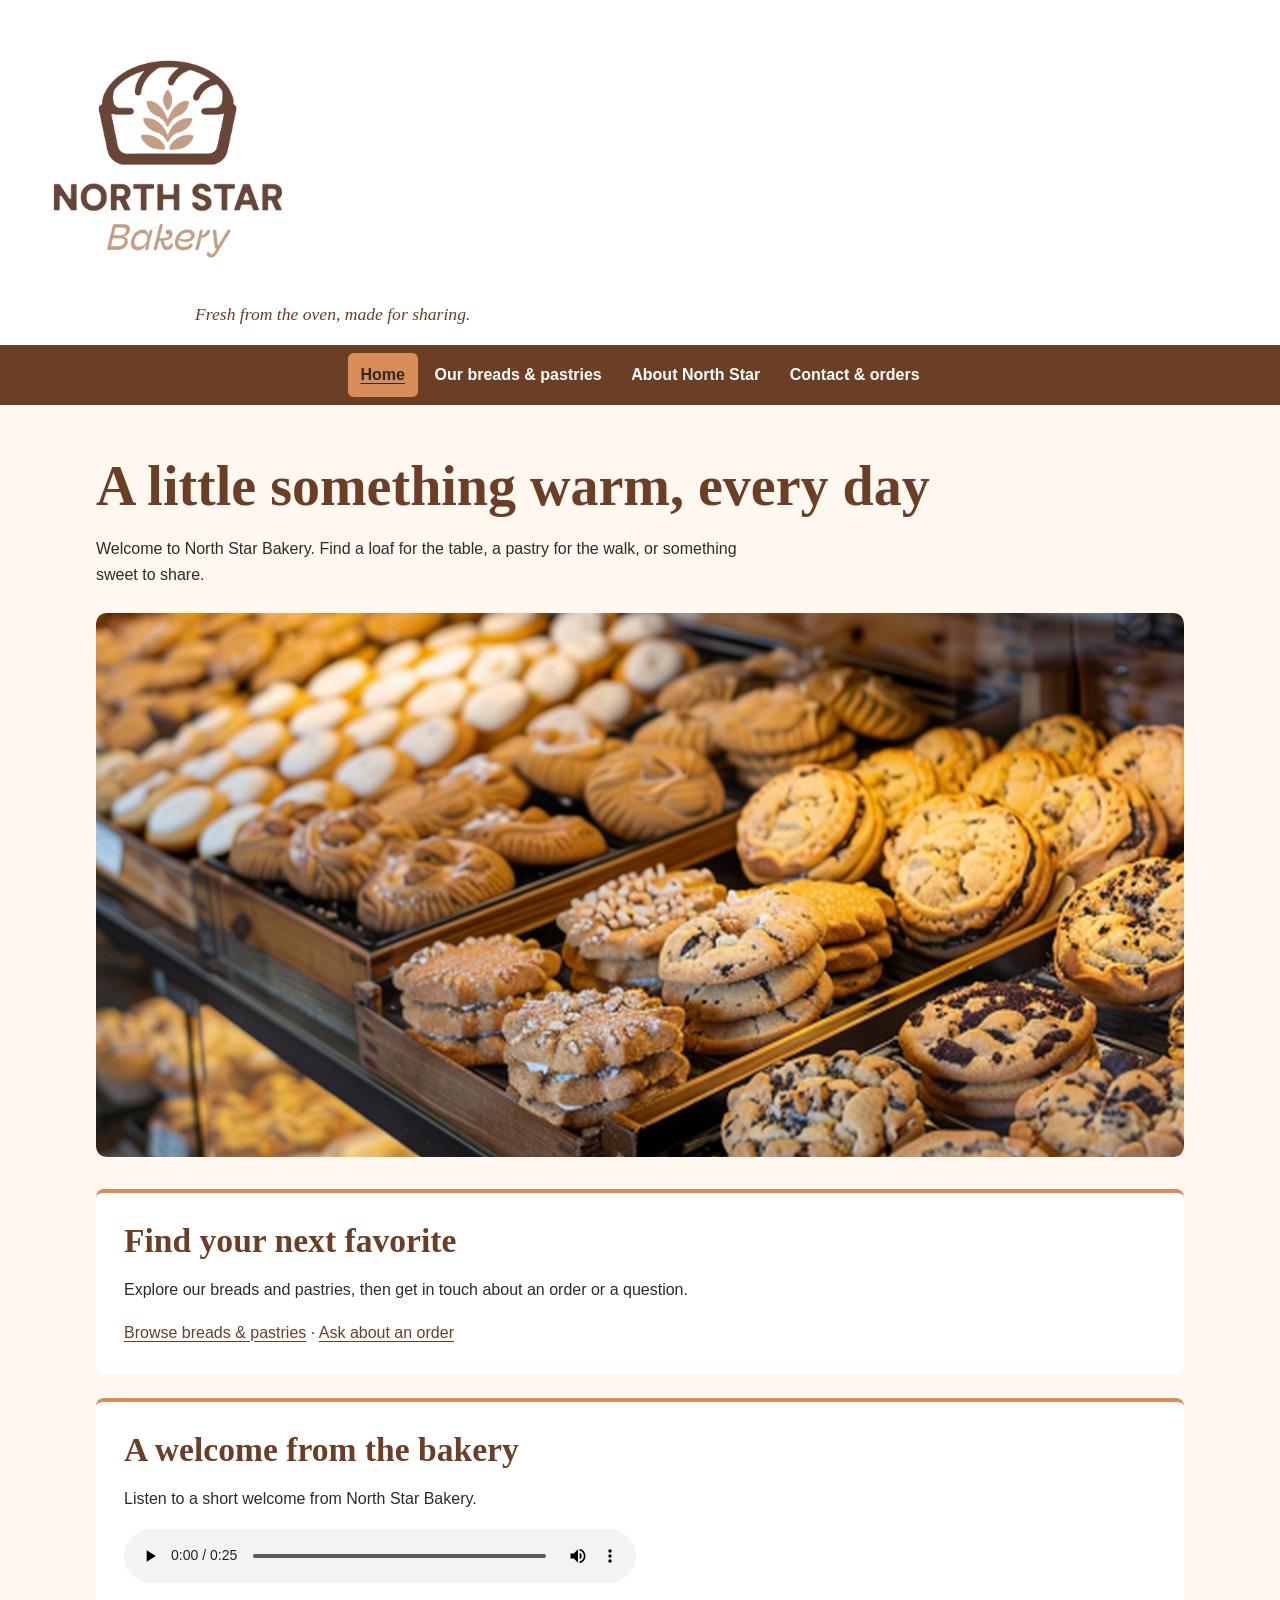
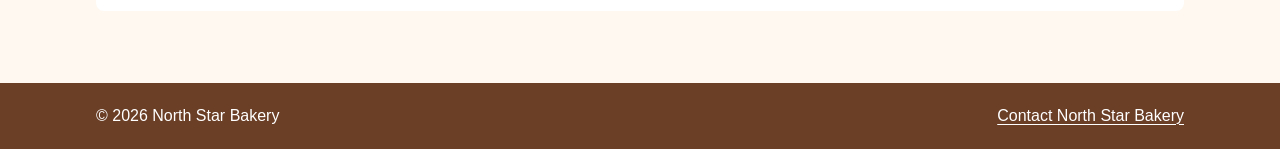
<file: index.html>
<!doctype html>
<html lang="en">
<head>
  <meta charset="utf-8">
  <meta name="viewport" content="width=device-width, initial-scale=1">
  <title>North Star Bakery | Fresh from the oven</title>
  <meta name="description" content="Meet North Star Bakery and explore fresh breads and pastries made for sharing.">
  <link rel="stylesheet" href="styles.css">
</head>
<body>
  <header>
    <a href="index.html"><img src="assets/bakery-logo_c.png" alt="North Star Bakery home" width="500"></a>
    <p>Fresh from the oven, made for sharing.</p>
    <nav aria-label="Main navigation">
      <ul>
        <li><a href="index.html" aria-current="page">Home</a></li>
        <li><a href="products.html">Our breads &amp; pastries</a></li>
        <li><a href="about.html">About North Star</a></li>
        <li><a href="contact.html">Contact &amp; orders</a></li>
      </ul>
    </nav>
  </header>
  <main>
    <h1>A little something warm, every day</h1>
    <p>Welcome to North Star Bakery. Find a loaf for the table, a pastry for the walk, or something sweet to share.</p>
    <picture>
      <source media="(max-width: 600px)" srcset="assets/bakery-feature-small_c.png">
      <img src="assets/bakery-feature-large_c.png" alt="Freshly baked cookies and pastries arranged in a bakery display" width="1200">
    </picture>
    <section>
      <h2>Find your next favorite</h2>
      <p>Explore our breads and pastries, then get in touch about an order or a question.</p>
      <p><a href="products.html">Browse breads &amp; pastries</a> · <a href="contact.html">Ask about an order</a></p>
    </section>
    <section>
      <h2>A welcome from the bakery</h2>
      <p>Listen to a short welcome from North Star Bakery.</p>
      <audio controls>
        <source src="assets/bakery-welcome_c.mp3" type="audio/mpeg">
        Your browser does not support the audio player. You can still explore the bakery using the links on this page.
      </audio>
    </section>
  </main>
  <footer>
    <p>&copy; 2026 North Star Bakery</p>
    <p><a href="contact.html">Contact North Star Bakery</a></p>
  </footer>
</body>
</html>
</file>
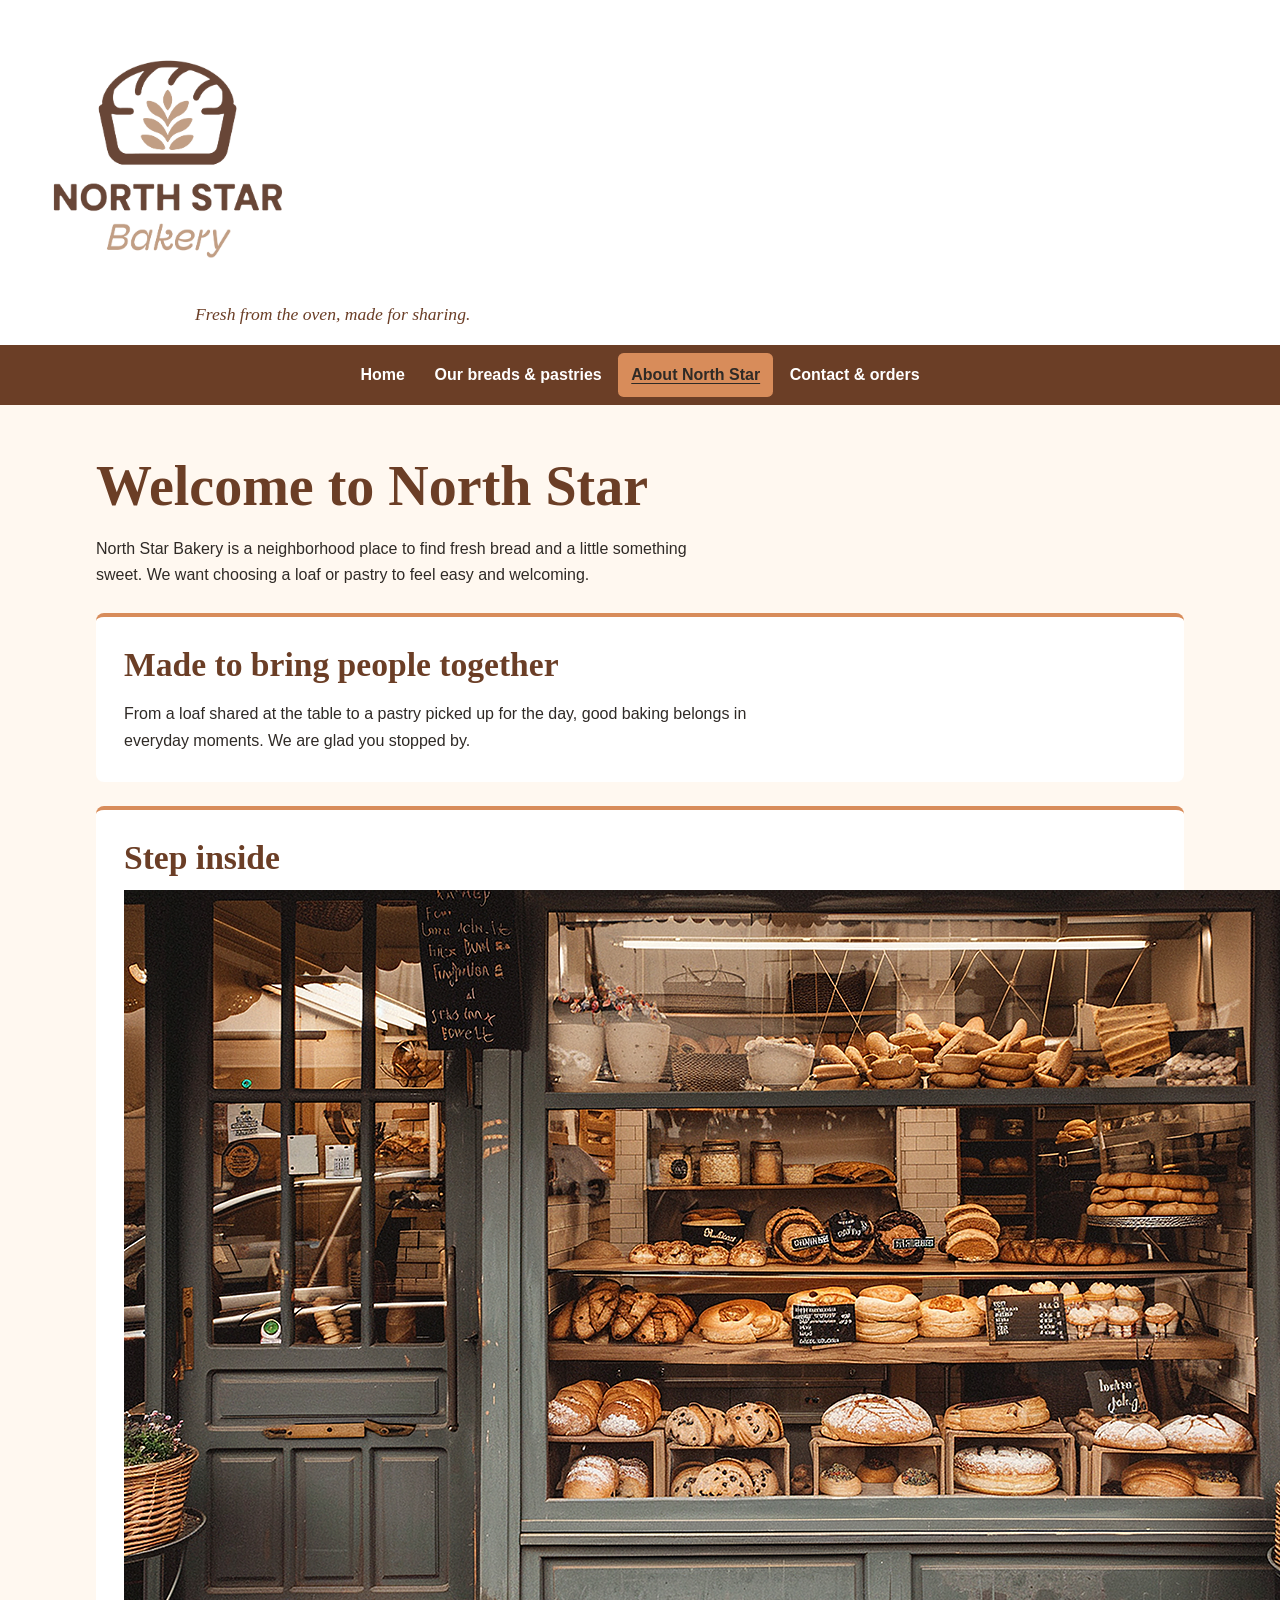
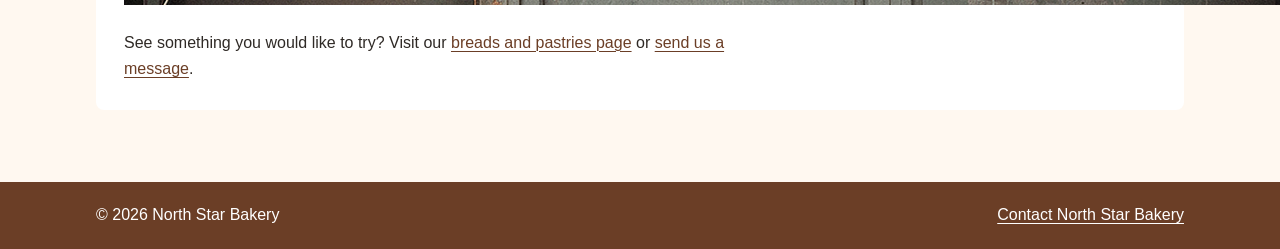
<file: about.html>
<!doctype html>
<html lang="en">
<head>
  <meta charset="utf-8">
  <meta name="viewport" content="width=device-width, initial-scale=1">
  <title>About | North Star Bakery</title>
  <meta name="description" content="Get to know North Star Bakery and the welcoming bakery behind the bread.">
  <link rel="stylesheet" href="styles.css">
</head>
<body>
  <header>
    <a href="index.html"><img src="assets/bakery-logo_c.png" alt="North Star Bakery home" width="500"></a>
    <p>Fresh from the oven, made for sharing.</p>
    <nav aria-label="Main navigation">
      <ul>
        <li><a href="index.html">Home</a></li>
        <li><a href="products.html">Our breads &amp; pastries</a></li>
        <li><a href="about.html" aria-current="page">About North Star</a></li>
        <li><a href="contact.html">Contact &amp; orders</a></li>
      </ul>
    </nav>
  </header>
  <main>
    <h1>Welcome to North Star</h1>
    <p>North Star Bakery is a neighborhood place to find fresh bread and a little something sweet. We want choosing a loaf or pastry to feel easy and welcoming.</p>
    <section>
      <h2>Made to bring people together</h2>
      <p>From a loaf shared at the table to a pastry picked up for the day, good baking belongs in everyday moments. We are glad you stopped by.</p>
    </section>
    <section>
      <h2>Step inside</h2>
      <img src="assets/bakery-storefront_c.png" alt="Bakery storefront window filled with loaves and pastries" width="1200">
      <p>See something you would like to try? Visit our <a href="products.html">breads and pastries page</a> or <a href="contact.html">send us a message</a>.</p>
    </section>
  </main>
  <footer>
    <p>&copy; 2026 North Star Bakery</p>
    <p><a href="contact.html">Contact North Star Bakery</a></p>
  </footer>
</body>
</html>
</file>
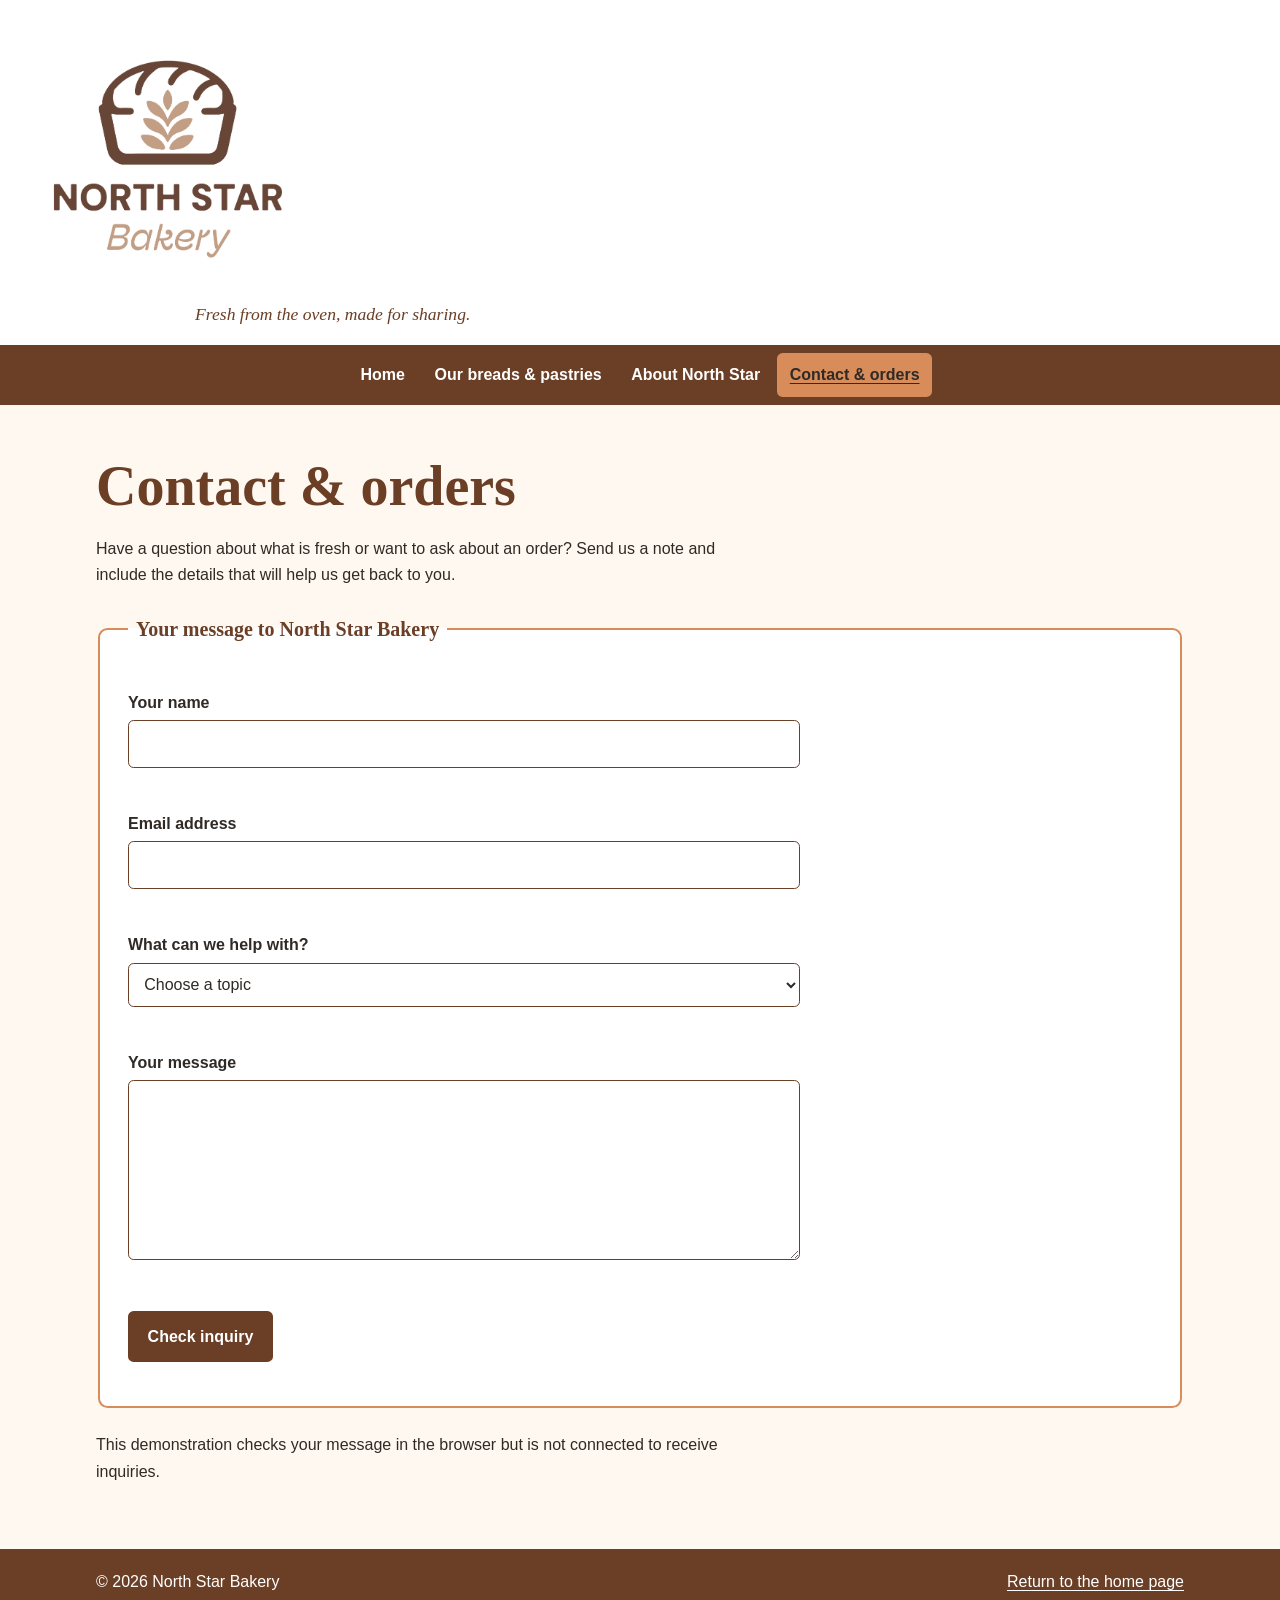
<file: contact.html>
<!doctype html>
<html lang="en">
<head>
  <meta charset="utf-8">
  <meta name="viewport" content="width=device-width, initial-scale=1">
  <title>Contact &amp; Orders | North Star Bakery</title>
  <meta name="description" content="Contact North Star Bakery with a question or an order inquiry.">
  <link rel="stylesheet" href="styles.css">
  <script src="script.js" defer></script>
</head>
<body>
  <header>
    <a href="index.html"><img src="assets/bakery-logo_c.png" alt="North Star Bakery home" width="500"></a>
    <p>Fresh from the oven, made for sharing.</p>
    <nav aria-label="Main navigation">
      <ul>
        <li><a href="index.html">Home</a></li>
        <li><a href="products.html">Our breads &amp; pastries</a></li>
        <li><a href="about.html">About North Star</a></li>
        <li><a href="contact.html" aria-current="page">Contact &amp; orders</a></li>
      </ul>
    </nav>
  </header>
  <main>
    <h1>Contact &amp; orders</h1>
    <p>Have a question about what is fresh or want to ask about an order? Send us a note and include the details that will help us get back to you.</p>
    <form action="#" method="get" id="contact-form">
      <fieldset>
        <legend>Your message to North Star Bakery</legend>
        <p>
          <label for="name">Your name</label><br>
          <input type="text" id="name" name="name" autocomplete="name" required aria-describedby="name-error">
          <span id="name-error" class="field-error" aria-live="polite"></span>
        </p>
        <p>
          <label for="email">Email address</label><br>
          <input type="email" id="email" name="email" autocomplete="email" required aria-describedby="email-error">
          <span id="email-error" class="field-error" aria-live="polite"></span>
        </p>
        <p>
          <label for="reason">What can we help with?</label><br>
          <select id="reason" name="reason" required aria-describedby="reason-error">
            <option value="" selected disabled>Choose a topic</option>
            <option value="product-question">Product question</option>
            <option value="order-inquiry">Order inquiry</option>
            <option value="other">Something else</option>
          </select>
          <span id="reason-error" class="field-error" aria-live="polite"></span>
        </p>
        <p>
          <label for="message">Your message</label><br>
          <textarea id="message" name="message" rows="6" required minlength="10" maxlength="1000" aria-describedby="message-error"></textarea>
          <span id="message-error" class="field-error" aria-live="polite"></span>
        </p>
        <p><button type="submit">Check inquiry</button></p>
        <p id="form-status" class="form-status" role="status" aria-live="polite"></p>
      </fieldset>
    </form>
    <p>This demonstration checks your message in the browser but is not connected to receive inquiries.</p>
  </main>
  <footer>
    <p>&copy; 2026 North Star Bakery</p>
    <p><a href="index.html">Return to the home page</a></p>
  </footer>
</body>
</html>
</file>
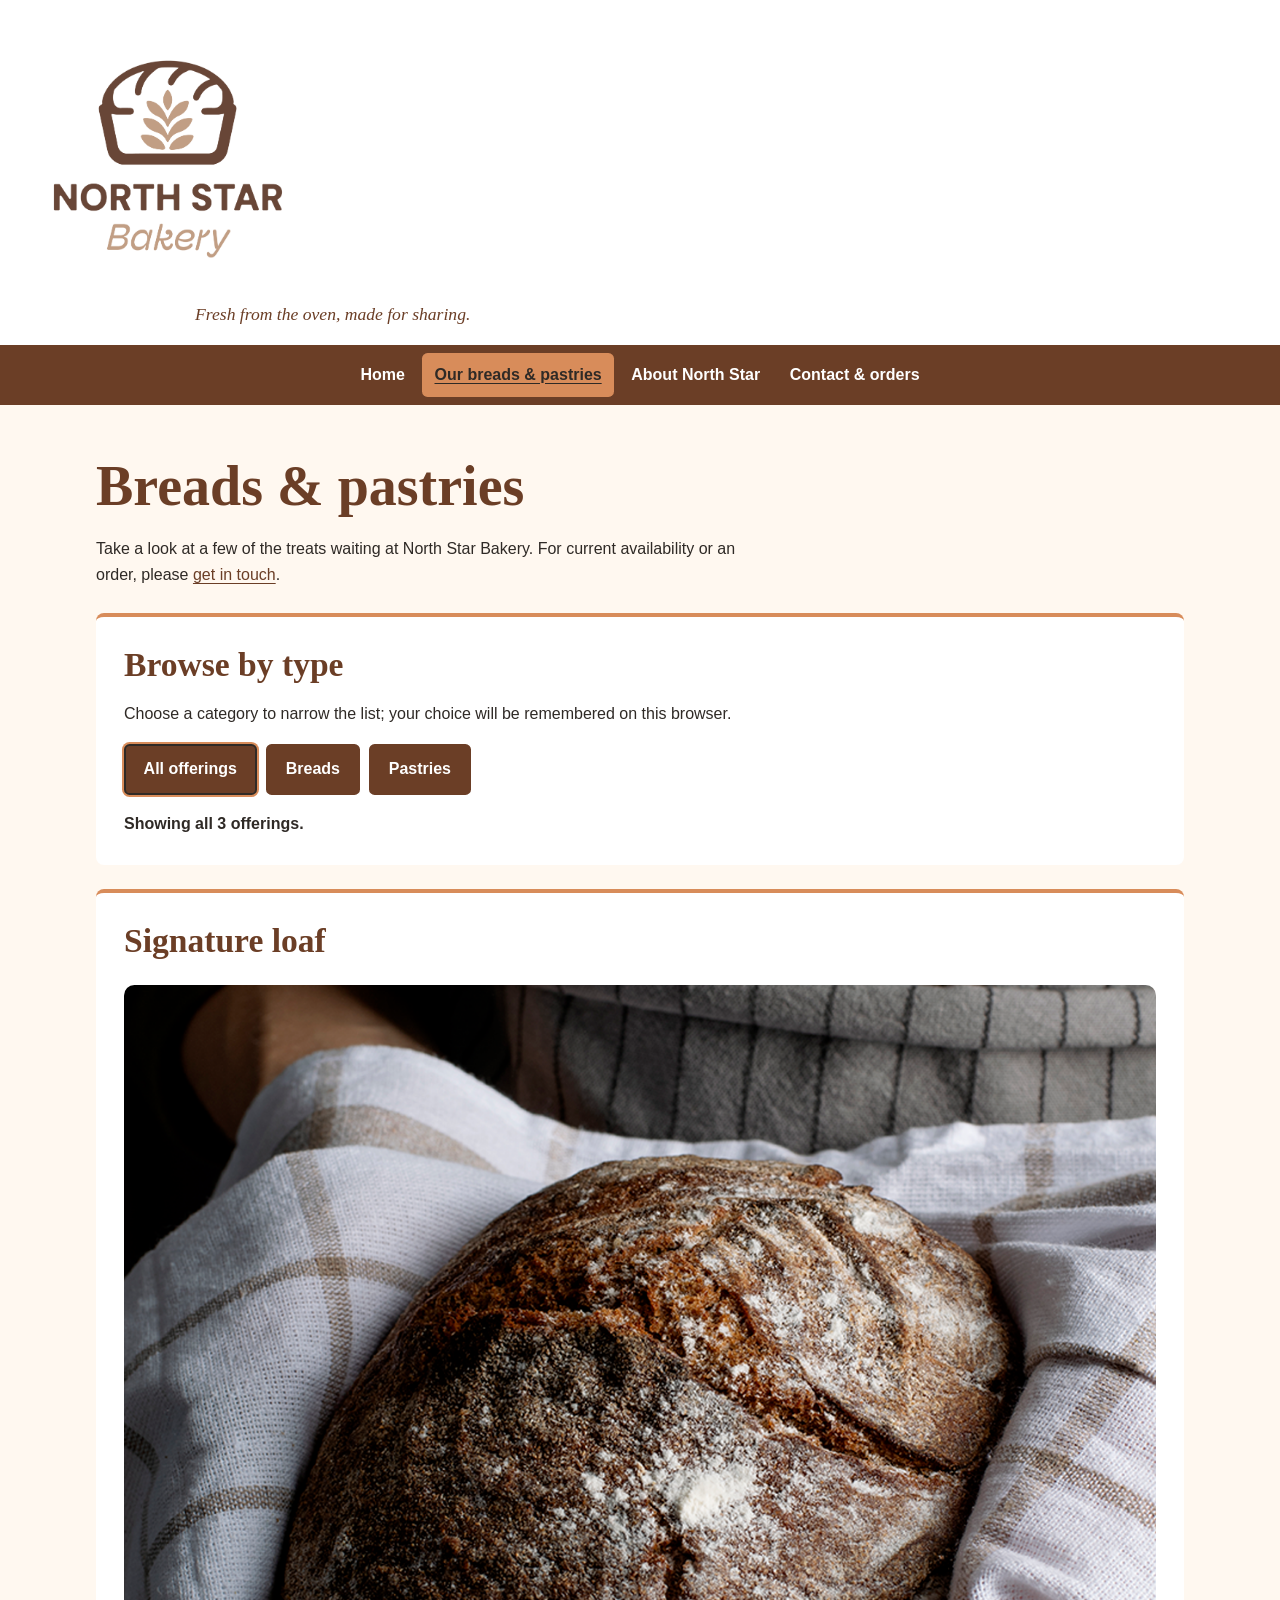
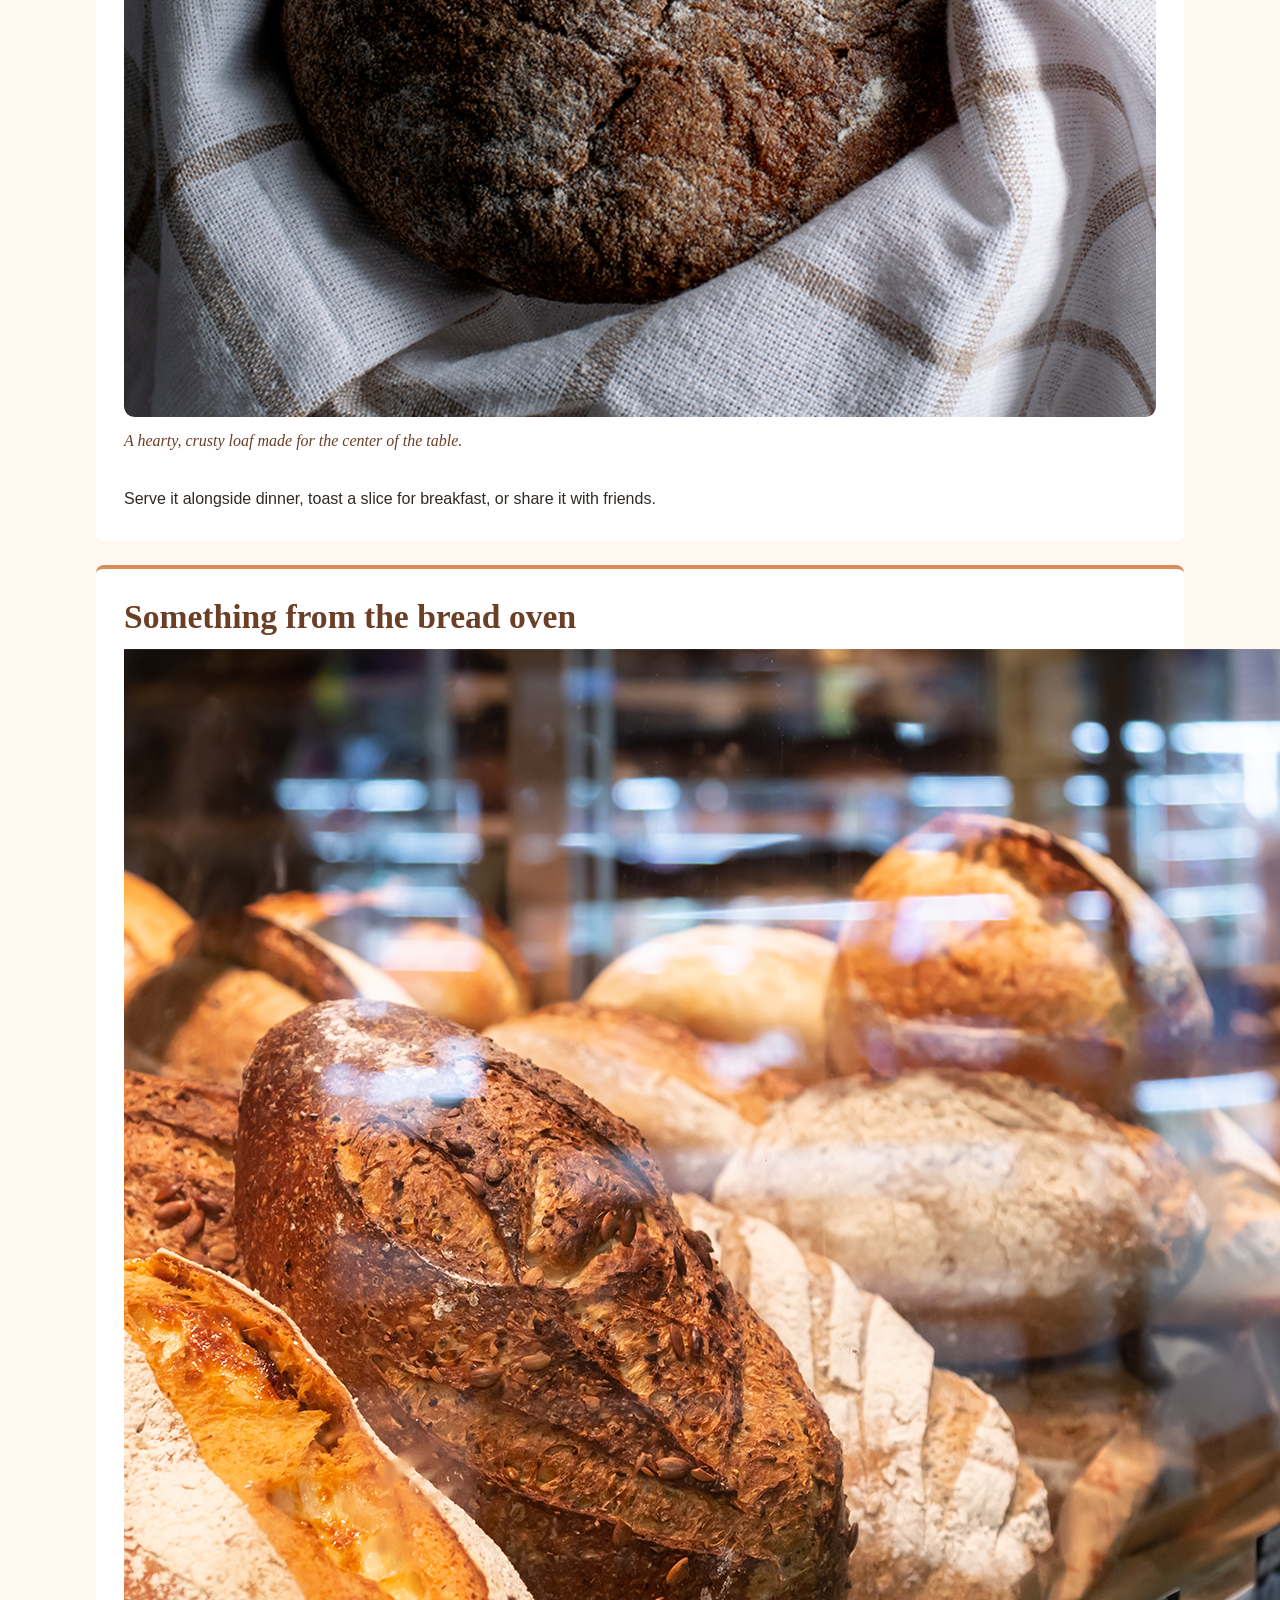
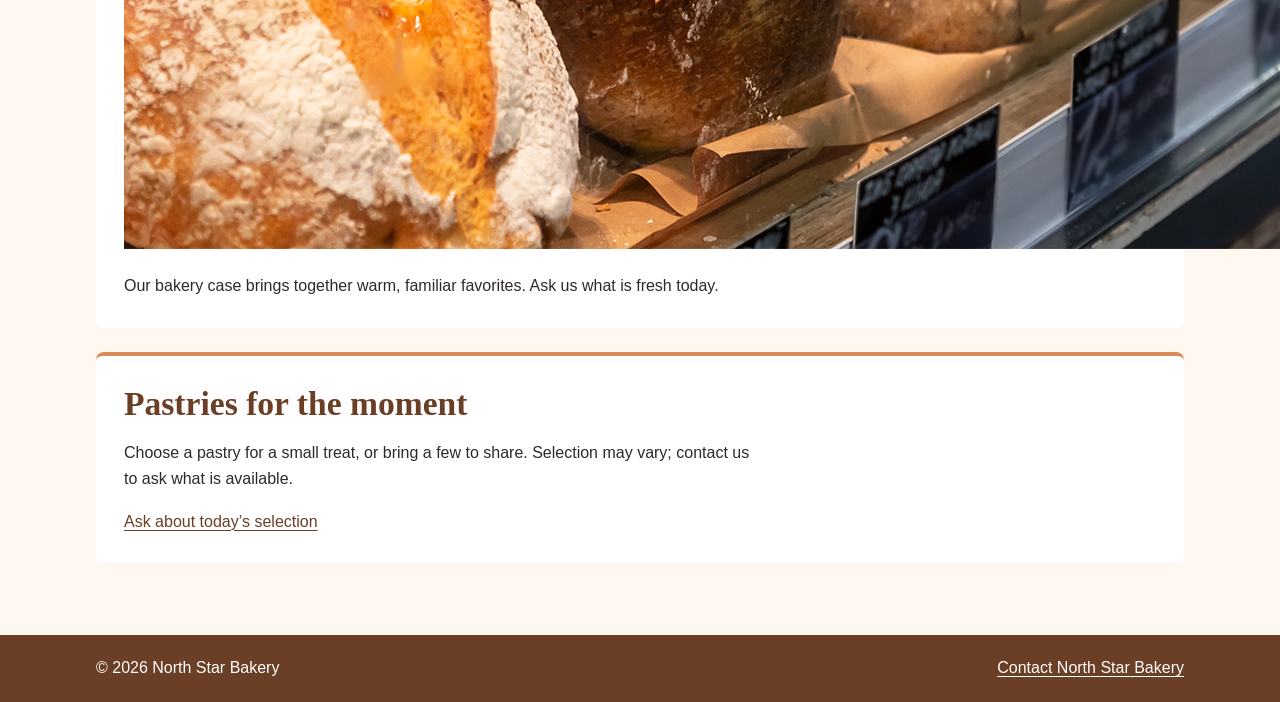
<file: products.html>
<!doctype html>
<html lang="en">
<head>
  <meta charset="utf-8">
  <meta name="viewport" content="width=device-width, initial-scale=1">
  <title>Breads &amp; Pastries | North Star Bakery</title>
  <meta name="description" content="Explore the breads and pastries at North Star Bakery.">
  <link rel="stylesheet" href="styles.css">
  <script src="script.js" defer></script>
</head>
<body>
  <header>
    <a href="index.html"><img src="assets/bakery-logo_c.png" alt="North Star Bakery home" width="500"></a>
    <p>Fresh from the oven, made for sharing.</p>
    <nav aria-label="Main navigation">
      <ul>
        <li><a href="index.html">Home</a></li>
        <li><a href="products.html" aria-current="page">Our breads &amp; pastries</a></li>
        <li><a href="about.html">About North Star</a></li>
        <li><a href="contact.html">Contact &amp; orders</a></li>
      </ul>
    </nav>
  </header>
  <main>
    <h1>Breads &amp; pastries</h1>
    <p>Take a look at a few of the treats waiting at North Star Bakery. For current availability or an order, please <a href="contact.html">get in touch</a>.</p>
    <section class="product-filter" aria-labelledby="filter-heading">
      <h2 id="filter-heading">Browse by type</h2>
      <p>Choose a category to narrow the list; your choice will be remembered on this browser.</p>
      <div class="filter-controls" role="group" aria-label="Filter bakery offerings">
        <button class="filter-button" type="button" data-filter="all" aria-pressed="true">All offerings</button>
        <button class="filter-button" type="button" data-filter="bread" aria-pressed="false">Breads</button>
        <button class="filter-button" type="button" data-filter="pastry" aria-pressed="false">Pastries</button>
      </div>
      <p id="filter-status" role="status" aria-live="polite">Showing all 3 offerings.</p>
    </section>
    <section data-product data-category="bread">
      <h2>Signature loaf</h2>
      <figure>
        <img src="assets/bakery-signature-loaf_c.png" alt="Round, flour-dusted artisan loaf resting on a checked cloth" width="1200">
        <figcaption>A hearty, crusty loaf made for the center of the table.</figcaption>
      </figure>
      <p>Serve it alongside dinner, toast a slice for breakfast, or share it with friends.</p>
    </section>
    <section data-product data-category="bread">
      <h2>Something from the bread oven</h2>
      <img src="assets/bakery-bread_c.png" alt="Assorted baked goods arranged in the bakery display case" width="1200">
      <p>Our bakery case brings together warm, familiar favorites. Ask us what is fresh today.</p>
    </section>
    <section data-product data-category="pastry">
      <h2>Pastries for the moment</h2>
      <p>Choose a pastry for a small treat, or bring a few to share. Selection may vary; contact us to ask what is available.</p>
      <p><a href="contact.html">Ask about today’s selection</a></p>
    </section>
  </main>
  <footer>
    <p>&copy; 2026 North Star Bakery</p>
    <p><a href="contact.html">Contact North Star Bakery</a></p>
  </footer>
</body>
</html>
</file>
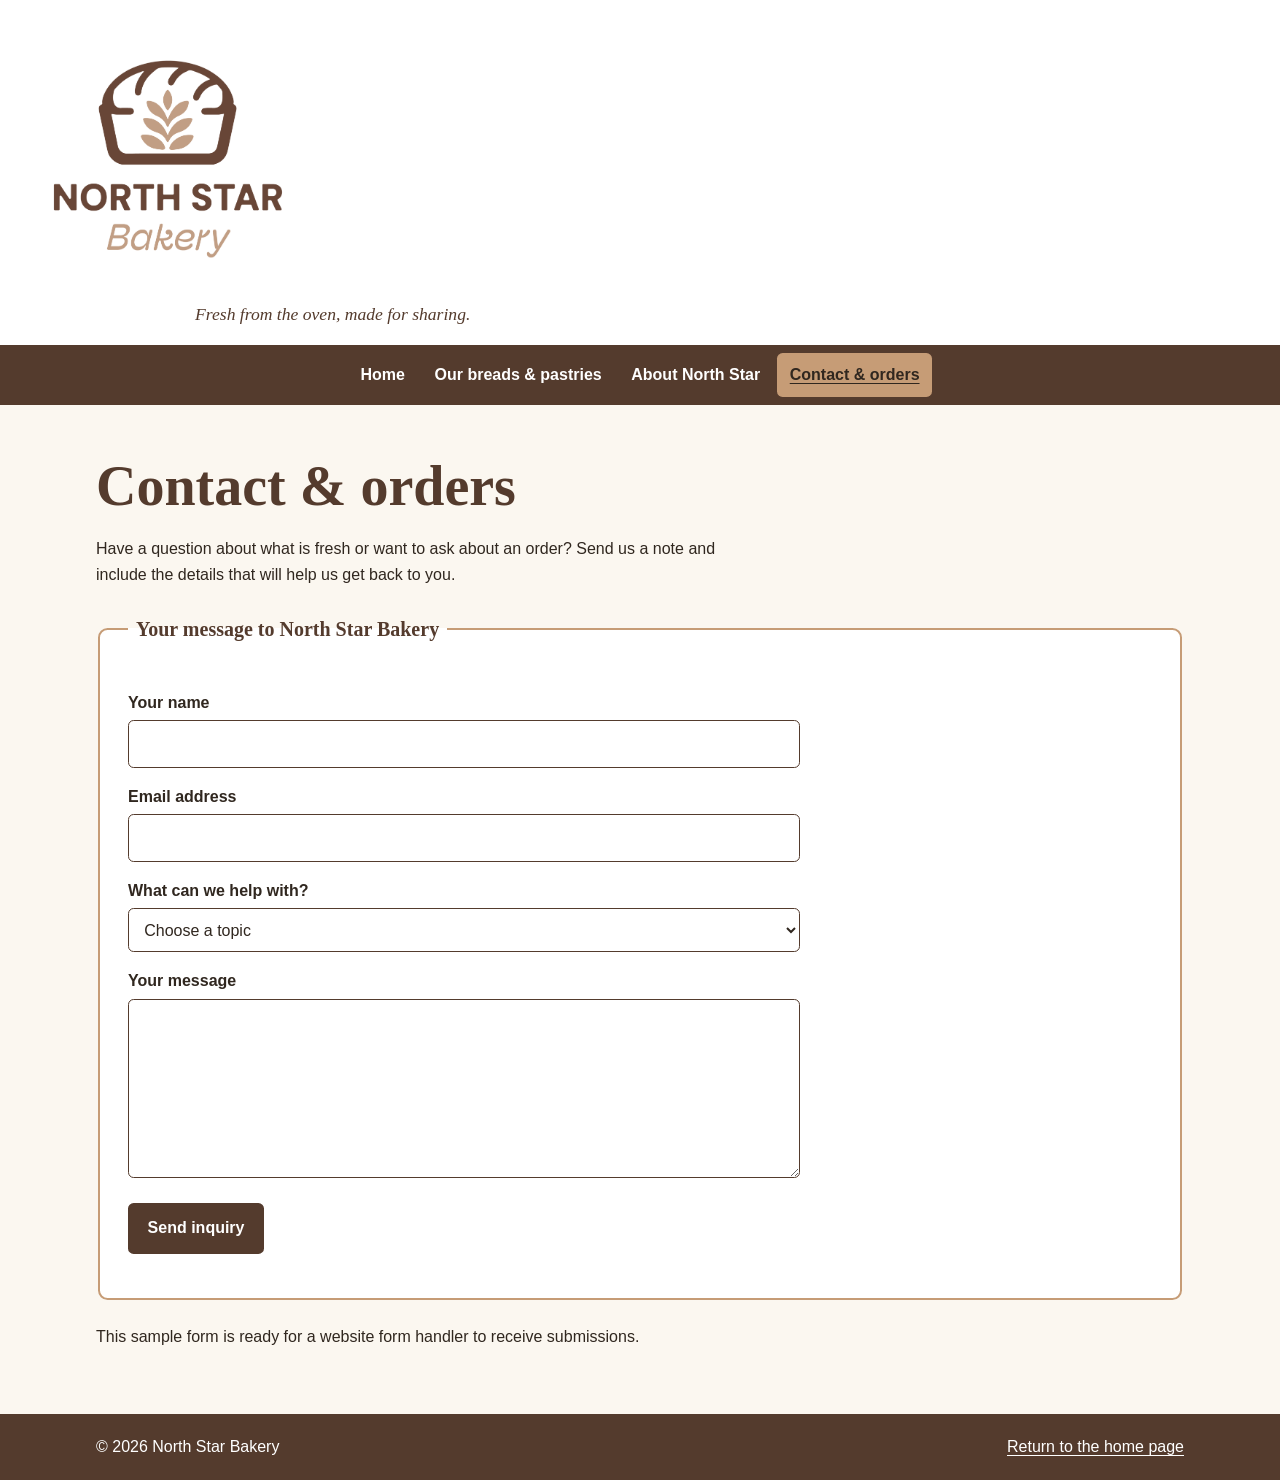
<file: North-Star-Bakery-Website/contact.html>
<!doctype html>
<html lang="en">
<head>
  <meta charset="utf-8">
  <meta name="viewport" content="width=device-width, initial-scale=1">
  <title>Contact &amp; Orders | North Star Bakery</title>
  <meta name="description" content="Contact North Star Bakery with a question or an order inquiry.">
  <link rel="stylesheet" href="styles.css">
</head>
<body>
  <header>
    <a href="index.html"><img src="assets/bakery-logo_c.png" alt="North Star Bakery home" width="500"></a>
    <p>Fresh from the oven, made for sharing.</p>
    <nav aria-label="Main navigation">
      <ul>
        <li><a href="index.html">Home</a></li>
        <li><a href="products.html">Our breads &amp; pastries</a></li>
        <li><a href="about.html">About North Star</a></li>
        <li><a href="contact.html" aria-current="page">Contact &amp; orders</a></li>
      </ul>
    </nav>
  </header>
  <main>
    <h1>Contact &amp; orders</h1>
    <p>Have a question about what is fresh or want to ask about an order? Send us a note and include the details that will help us get back to you.</p>
    <form action="#" method="get">
      <fieldset>
        <legend>Your message to North Star Bakery</legend>
        <p>
          <label for="name">Your name</label><br>
          <input type="text" id="name" name="name" autocomplete="name" required>
        </p>
        <p>
          <label for="email">Email address</label><br>
          <input type="email" id="email" name="email" autocomplete="email" required>
        </p>
        <p>
          <label for="reason">What can we help with?</label><br>
          <select id="reason" name="reason" required>
            <option value="" selected disabled>Choose a topic</option>
            <option value="product-question">Product question</option>
            <option value="order-inquiry">Order inquiry</option>
            <option value="other">Something else</option>
          </select>
        </p>
        <p>
          <label for="message">Your message</label><br>
          <textarea id="message" name="message" rows="6" required minlength="10"></textarea>
        </p>
        <p><button type="submit">Send inquiry</button></p>
      </fieldset>
    </form>
    <p>This sample form is ready for a website form handler to receive submissions.</p>
  </main>
  <footer>
    <p>&copy; 2026 North Star Bakery</p>
    <p><a href="index.html">Return to the home page</a></p>
  </footer>
</body>
</html>
</file>
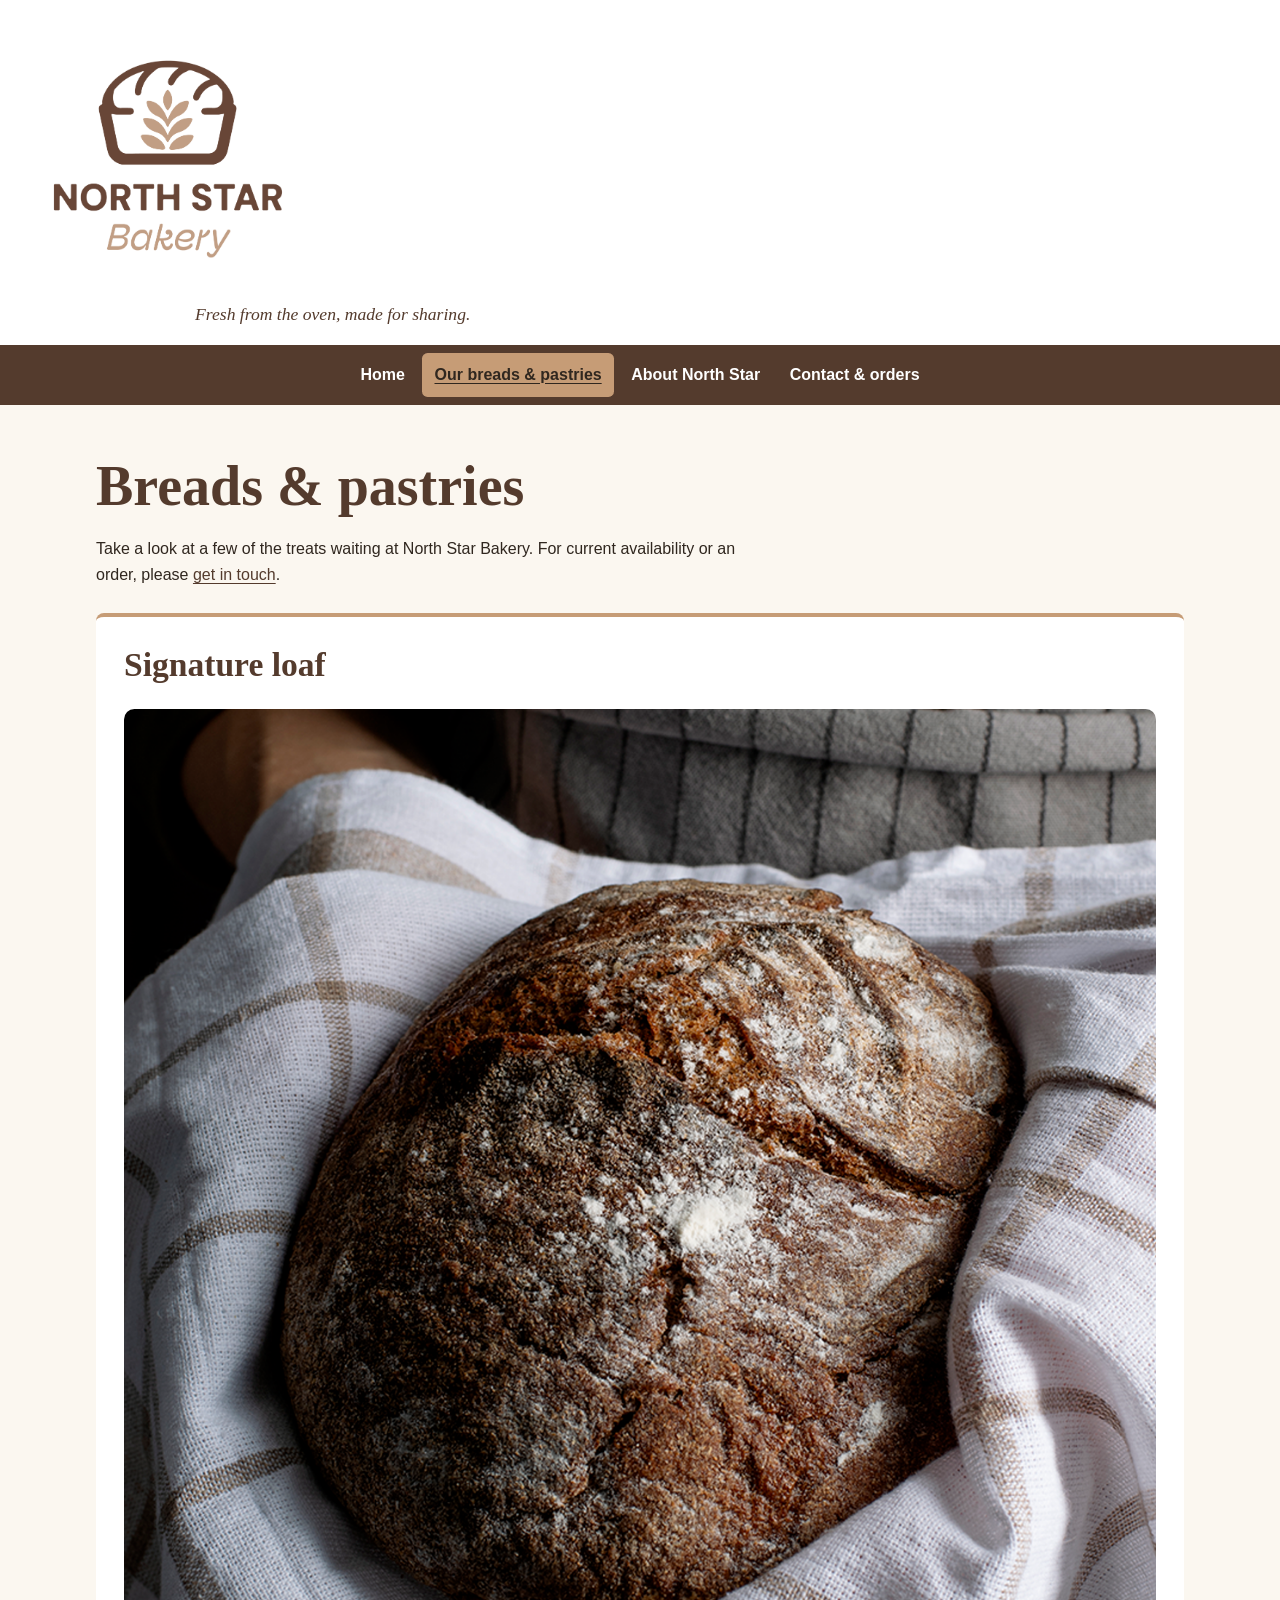
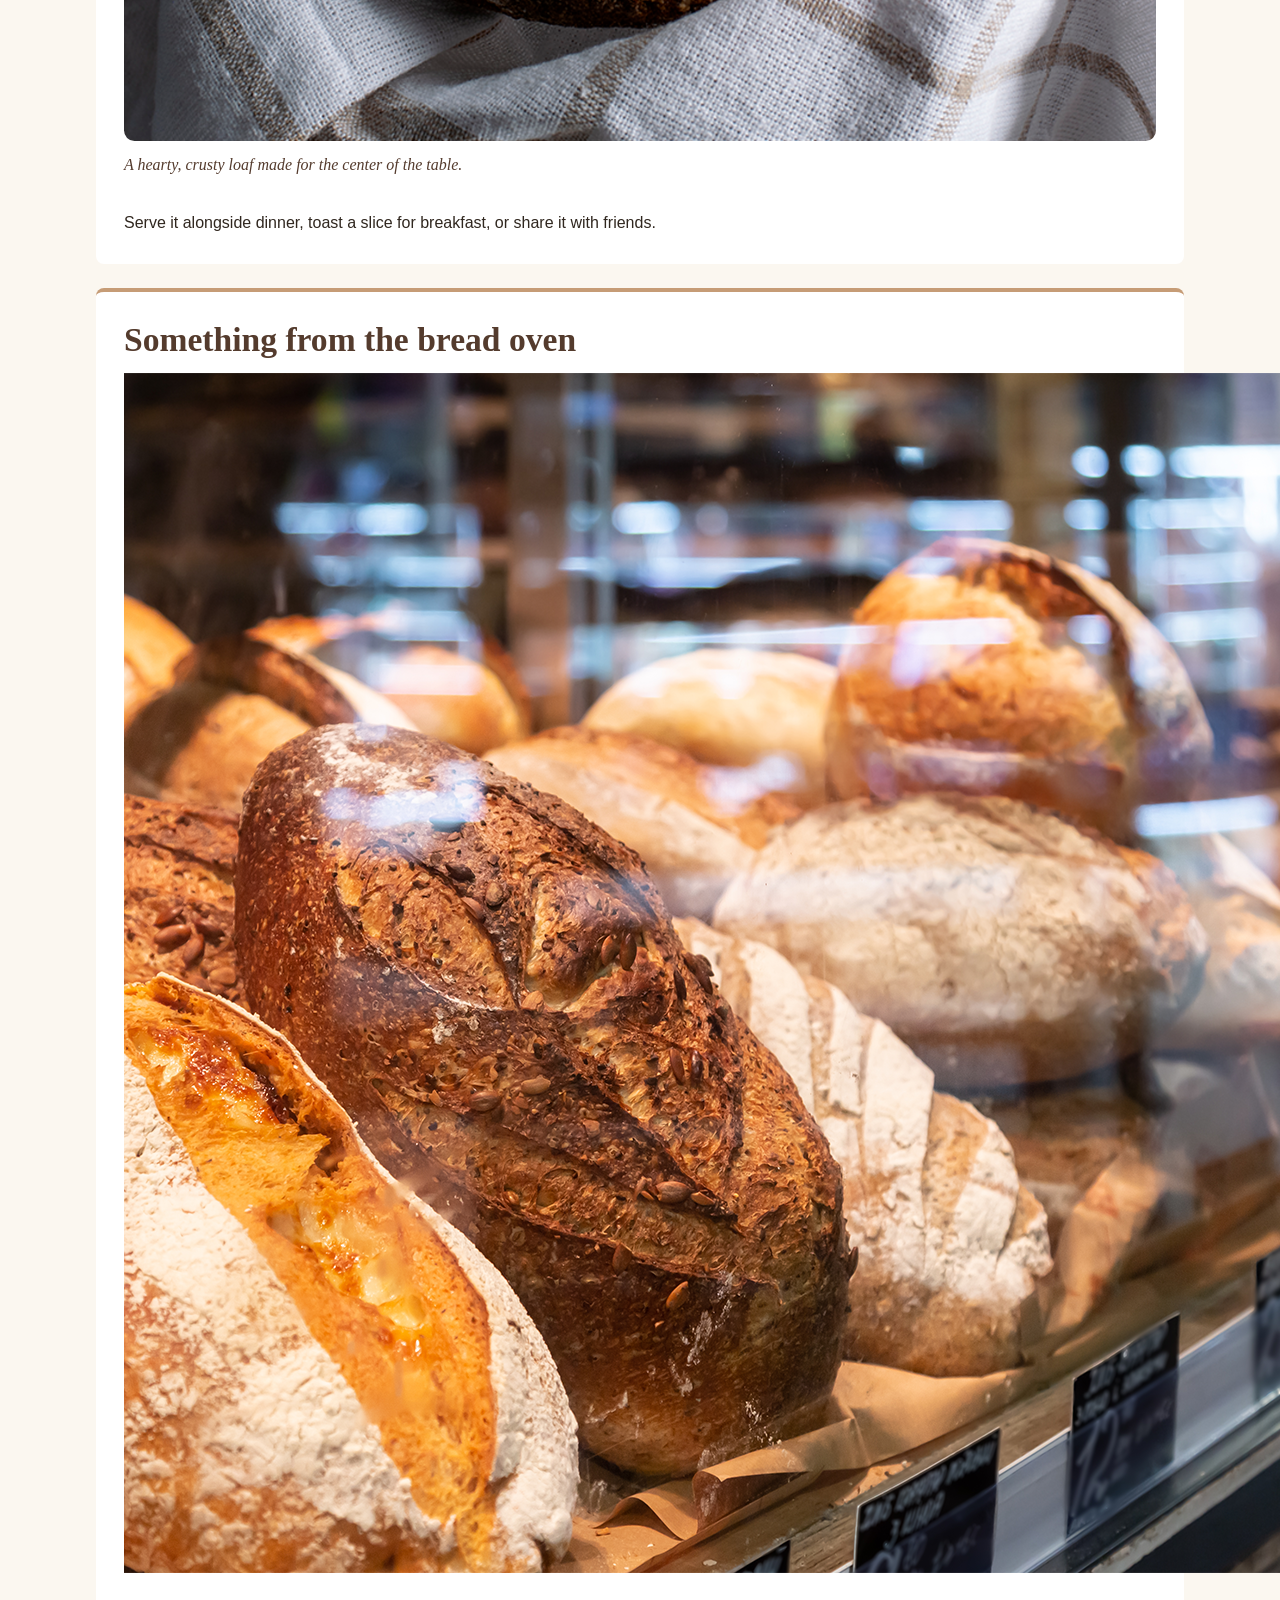
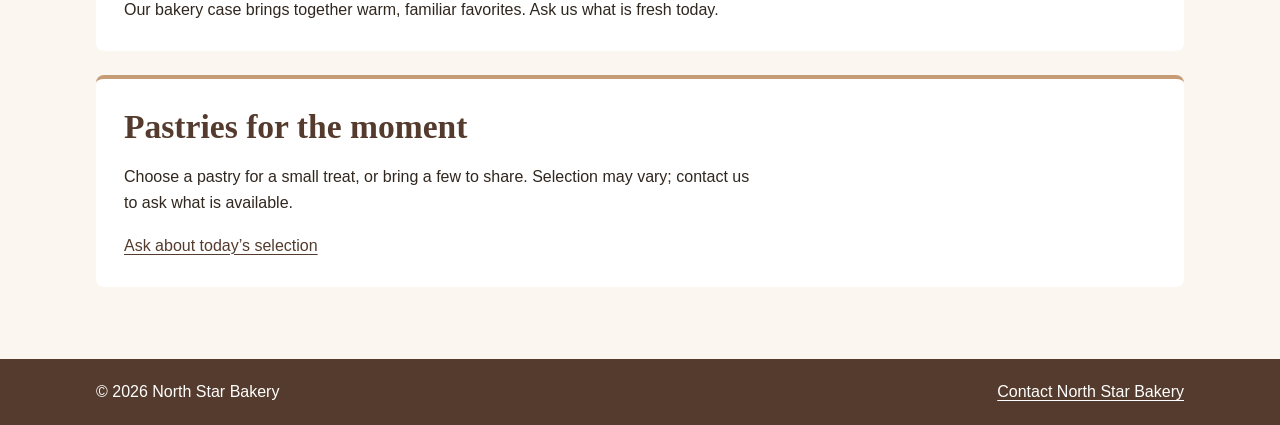
<file: North-Star-Bakery-Website/products.html>
<!doctype html>
<html lang="en">
<head>
  <meta charset="utf-8">
  <meta name="viewport" content="width=device-width, initial-scale=1">
  <title>Breads &amp; Pastries | North Star Bakery</title>
  <meta name="description" content="Explore the breads and pastries at North Star Bakery.">
  <link rel="stylesheet" href="styles.css">
</head>
<body>
  <header>
    <a href="index.html"><img src="assets/bakery-logo_c.png" alt="North Star Bakery home" width="500"></a>
    <p>Fresh from the oven, made for sharing.</p>
    <nav aria-label="Main navigation">
      <ul>
        <li><a href="index.html">Home</a></li>
        <li><a href="products.html" aria-current="page">Our breads &amp; pastries</a></li>
        <li><a href="about.html">About North Star</a></li>
        <li><a href="contact.html">Contact &amp; orders</a></li>
      </ul>
    </nav>
  </header>
  <main>
    <h1>Breads &amp; pastries</h1>
    <p>Take a look at a few of the treats waiting at North Star Bakery. For current availability or an order, please <a href="contact.html">get in touch</a>.</p>
    <section>
      <h2>Signature loaf</h2>
      <figure>
        <img src="assets/bakery-signature-loaf_c.png" alt="Round, flour-dusted artisan loaf resting on a checked cloth" width="1200">
        <figcaption>A hearty, crusty loaf made for the center of the table.</figcaption>
      </figure>
      <p>Serve it alongside dinner, toast a slice for breakfast, or share it with friends.</p>
    </section>
    <section>
      <h2>Something from the bread oven</h2>
      <img src="assets/bakery-bread_c.png" alt="A selection of golden baked goods in the bakery case" width="1200">
      <p>Our bakery case brings together warm, familiar favorites. Ask us what is fresh today.</p>
    </section>
    <section>
      <h2>Pastries for the moment</h2>
      <p>Choose a pastry for a small treat, or bring a few to share. Selection may vary; contact us to ask what is available.</p>
      <p><a href="contact.html">Ask about today’s selection</a></p>
    </section>
  </main>
  <footer>
    <p>&copy; 2026 North Star Bakery</p>
    <p><a href="contact.html">Contact North Star Bakery</a></p>
  </footer>
</body>
</html>
</file>
<file: styles.css>
:root {
  color-scheme: light;
  --cream: #FFF8F0;
  --white: #ffffff;
  --brown: #6B3E26;
  --peach: #D88C5A;
  --charcoal: #2F2A26;
  --content-width: 68rem;
}

* {
  box-sizing: border-box;
}

html {
  scroll-behavior: smooth;
}

body {
  margin: 0;
  background: var(--cream);
  color: var(--charcoal);
  font-family: Arial, Helvetica, sans-serif;
  font-size: 1rem;
  line-height: 1.65;
}

header {
  padding: 1.25rem 1rem 0;
  background: var(--white);
  text-align: center;
}

header > a {
  display: inline-block;
}

header img {
  display: block;
  width: min(100%, 19rem);
  height: auto;
}

header > p {
  margin: 0.25rem 0 1rem;
  color: var(--brown);
  font-family: Georgia, "Times New Roman", serif;
  font-size: 1.1rem;
  font-style: italic;
}

nav {
  margin: 0 -1rem;
  background: var(--brown);
}

nav ul {
  display: flex;
  flex-wrap: wrap;
  justify-content: center;
  gap: 0.25rem;
  max-width: var(--content-width);
  margin: 0 auto;
  padding: 0.5rem 1rem;
  list-style: none;
}

nav a {
  display: block;
  padding: 0.55rem 0.8rem;
  border-radius: 0.35rem;
  color: var(--white);
  font-weight: 700;
  text-decoration: none;
}

nav a:hover,
nav a:focus-visible,
nav a[aria-current="page"] {
  background: var(--peach);
  color: var(--charcoal);
  text-decoration: underline;
  text-underline-offset: 0.2em;
}

main {
  width: min(100% - 2rem, var(--content-width));
  margin: 0 auto;
  padding: 2rem 0 3rem;
}

h1,
h2,
h3 {
  color: var(--brown);
  font-family: Georgia, "Times New Roman", serif;
  line-height: 1.2;
}

h1 {
  margin: 0 0 1rem;
  font-size: clamp(2rem, 7vw, 3.5rem);
}

h2 {
  margin: 0 0 0.75rem;
  font-size: clamp(1.5rem, 4vw, 2.1rem);
}

p {
  max-width: 72ch;
}

a {
  color: var(--brown);
  text-decoration-thickness: 0.08em;
  text-underline-offset: 0.18em;
}

a:hover,
a:focus-visible {
  color: var(--charcoal);
}

main > picture,
main > img,
figure {
  display: block;
  margin: 1.5rem 0 2rem;
}

main picture img,
main > img,
figure img {
  display: block;
  width: 100%;
  height: auto;
  border-radius: 0.65rem;
}

figure figcaption {
  margin-top: 0.65rem;
  color: var(--brown);
  font-family: Georgia, "Times New Roman", serif;
  font-style: italic;
}

main > section {
  margin: 1.5rem 0;
  padding: 1.25rem;
  border-top: 0.25rem solid var(--peach);
  border-radius: 0.5rem;
  background: var(--white);
}

main > section > :last-child {
  margin-bottom: 0;
}

audio {
  display: block;
  width: min(100%, 32rem);
  margin: 1rem 0;
}

form {
  margin: 1.5rem 0;
}

fieldset {
  min-width: 0;
  padding: 1.25rem;
  border: 2px solid var(--peach);
  border-radius: 0.6rem;
  background: var(--white);
}

legend {
  padding: 0 0.5rem;
  color: var(--brown);
  font-family: Georgia, "Times New Roman", serif;
  font-size: 1.25rem;
  font-weight: 700;
}

label {
  display: inline-block;
  margin-bottom: 0.25rem;
  font-weight: 700;
}

input,
select,
textarea {
  width: 100%;
  min-height: 2.75rem;
  padding: 0.6rem 0.7rem;
  border: 1px solid var(--brown);
  border-radius: 0.35rem;
  background: var(--white);
  color: var(--charcoal);
  font: inherit;
}

textarea {
  min-height: 9rem;
  resize: vertical;
}

input:focus-visible,
select:focus-visible,
textarea:focus-visible,
button:focus-visible {
  outline: 3px solid var(--peach);
  outline-offset: 3px;
}

button {
  min-height: 2.75rem;
  padding: 0.65rem 1.1rem;
  border: 2px solid var(--brown);
  border-radius: 0.35rem;
  background: var(--brown);
  color: var(--white);
  font: inherit;
  font-weight: 700;
  cursor: pointer;
}

button:hover {
  background: var(--peach);
  color: var(--charcoal);
}

footer {
  display: flex;
  flex-wrap: wrap;
  justify-content: space-between;
  gap: 0.5rem 1.5rem;
  padding: 1rem max(1rem, calc((100% - var(--content-width)) / 2));
  background: var(--brown);
  color: var(--white);
}

footer p {
  margin: 0.25rem 0;
}

footer a {
  color: var(--white);
}

footer a:hover,
footer a:focus-visible {
  color: var(--peach);
}

@media (min-width: 48rem) {
  header {
    padding-top: 1.75rem;
  }

  main {
    padding-top: 3rem;
  }

  main > section {
    padding: 1.75rem;
  }

  form p {
    max-width: 42rem;
  }

  fieldset {
    padding: 1.75rem;
  }
}


.filter-controls {
  display: flex;
  flex-wrap: wrap;
  gap: 0.6rem;
  margin: 1rem 0;
}

.filter-button[aria-pressed="true"] {
  border-color: var(--charcoal);
  box-shadow: 0 0 0 2px var(--peach);
}

#filter-status,
.form-status {
  margin-bottom: 0;
  color: var(--charcoal);
  font-weight: 700;
}

.field-error {
  display: block;
  min-height: 1.5em;
  margin-top: 0.2rem;
  color: var(--brown);
  font-weight: 700;
}

[hidden] {
  display: none !important;
}
</file>
<file: North-Star-Bakery-Website/styles.css>
:root {
  color-scheme: light;
  --cream: #fbf7f0;
  --white: #ffffff;
  --brown: #543b2d;
  --wheat: #c69c76;
  --ink: #30271f;
  --content-width: 68rem;
}

* {
  box-sizing: border-box;
}

html {
  scroll-behavior: smooth;
}

body {
  margin: 0;
  background: var(--cream);
  color: var(--ink);
  font-family: Arial, Helvetica, sans-serif;
  font-size: 1rem;
  line-height: 1.65;
}

header {
  padding: 1.25rem 1rem 0;
  background: var(--white);
  text-align: center;
}

header > a {
  display: inline-block;
}

header img {
  display: block;
  width: min(100%, 19rem);
  height: auto;
}

header > p {
  margin: 0.25rem 0 1rem;
  color: var(--brown);
  font-family: Georgia, "Times New Roman", serif;
  font-size: 1.1rem;
  font-style: italic;
}

nav {
  margin: 0 -1rem;
  background: var(--brown);
}

nav ul {
  display: flex;
  flex-wrap: wrap;
  justify-content: center;
  gap: 0.25rem;
  max-width: var(--content-width);
  margin: 0 auto;
  padding: 0.5rem 1rem;
  list-style: none;
}

nav a {
  display: block;
  padding: 0.55rem 0.8rem;
  border-radius: 0.35rem;
  color: var(--white);
  font-weight: 700;
  text-decoration: none;
}

nav a:hover,
nav a:focus-visible,
nav a[aria-current="page"] {
  background: var(--wheat);
  color: var(--ink);
  text-decoration: underline;
  text-underline-offset: 0.2em;
}

main {
  width: min(100% - 2rem, var(--content-width));
  margin: 0 auto;
  padding: 2rem 0 3rem;
}

h1,
h2,
h3 {
  color: var(--brown);
  font-family: Georgia, "Times New Roman", serif;
  line-height: 1.2;
}

h1 {
  margin: 0 0 1rem;
  font-size: clamp(2rem, 7vw, 3.5rem);
}

h2 {
  margin: 0 0 0.75rem;
  font-size: clamp(1.5rem, 4vw, 2.1rem);
}

p {
  max-width: 72ch;
}

a {
  color: var(--brown);
  text-decoration-thickness: 0.08em;
  text-underline-offset: 0.18em;
}

a:hover,
a:focus-visible {
  color: var(--ink);
}

main > picture,
main > img,
figure {
  display: block;
  margin: 1.5rem 0 2rem;
}

main picture img,
main > img,
figure img {
  display: block;
  width: 100%;
  height: auto;
  border-radius: 0.65rem;
}

figure figcaption {
  margin-top: 0.65rem;
  color: var(--brown);
  font-family: Georgia, "Times New Roman", serif;
  font-style: italic;
}

main > section {
  margin: 1.5rem 0;
  padding: 1.25rem;
  border-top: 0.25rem solid var(--wheat);
  border-radius: 0.5rem;
  background: var(--white);
}

main > section > :last-child {
  margin-bottom: 0;
}

audio {
  display: block;
  width: min(100%, 32rem);
  margin: 1rem 0;
}

form {
  margin: 1.5rem 0;
}

fieldset {
  min-width: 0;
  padding: 1.25rem;
  border: 2px solid var(--wheat);
  border-radius: 0.6rem;
  background: var(--white);
}

legend {
  padding: 0 0.5rem;
  color: var(--brown);
  font-family: Georgia, "Times New Roman", serif;
  font-size: 1.25rem;
  font-weight: 700;
}

label {
  display: inline-block;
  margin-bottom: 0.25rem;
  font-weight: 700;
}

input,
select,
textarea {
  width: 100%;
  min-height: 2.75rem;
  padding: 0.6rem 0.7rem;
  border: 1px solid var(--brown);
  border-radius: 0.35rem;
  background: var(--white);
  color: var(--ink);
  font: inherit;
}

textarea {
  min-height: 9rem;
  resize: vertical;
}

input:focus-visible,
select:focus-visible,
textarea:focus-visible,
button:focus-visible {
  outline: 3px solid var(--wheat);
  outline-offset: 3px;
}

button {
  min-height: 2.75rem;
  padding: 0.65rem 1.1rem;
  border: 2px solid var(--brown);
  border-radius: 0.35rem;
  background: var(--brown);
  color: var(--white);
  font: inherit;
  font-weight: 700;
  cursor: pointer;
}

button:hover {
  background: var(--wheat);
  color: var(--ink);
}

footer {
  display: flex;
  flex-wrap: wrap;
  justify-content: space-between;
  gap: 0.5rem 1.5rem;
  padding: 1rem max(1rem, calc((100% - var(--content-width)) / 2));
  background: var(--brown);
  color: var(--white);
}

footer p {
  margin: 0.25rem 0;
}

footer a {
  color: var(--white);
}

footer a:hover,
footer a:focus-visible {
  color: var(--wheat);
}

@media (min-width: 48rem) {
  header {
    padding-top: 1.75rem;
  }

  main {
    padding-top: 3rem;
  }

  main > section {
    padding: 1.75rem;
  }

  form p {
    max-width: 42rem;
  }

  fieldset {
    padding: 1.75rem;
  }
}
</file>
